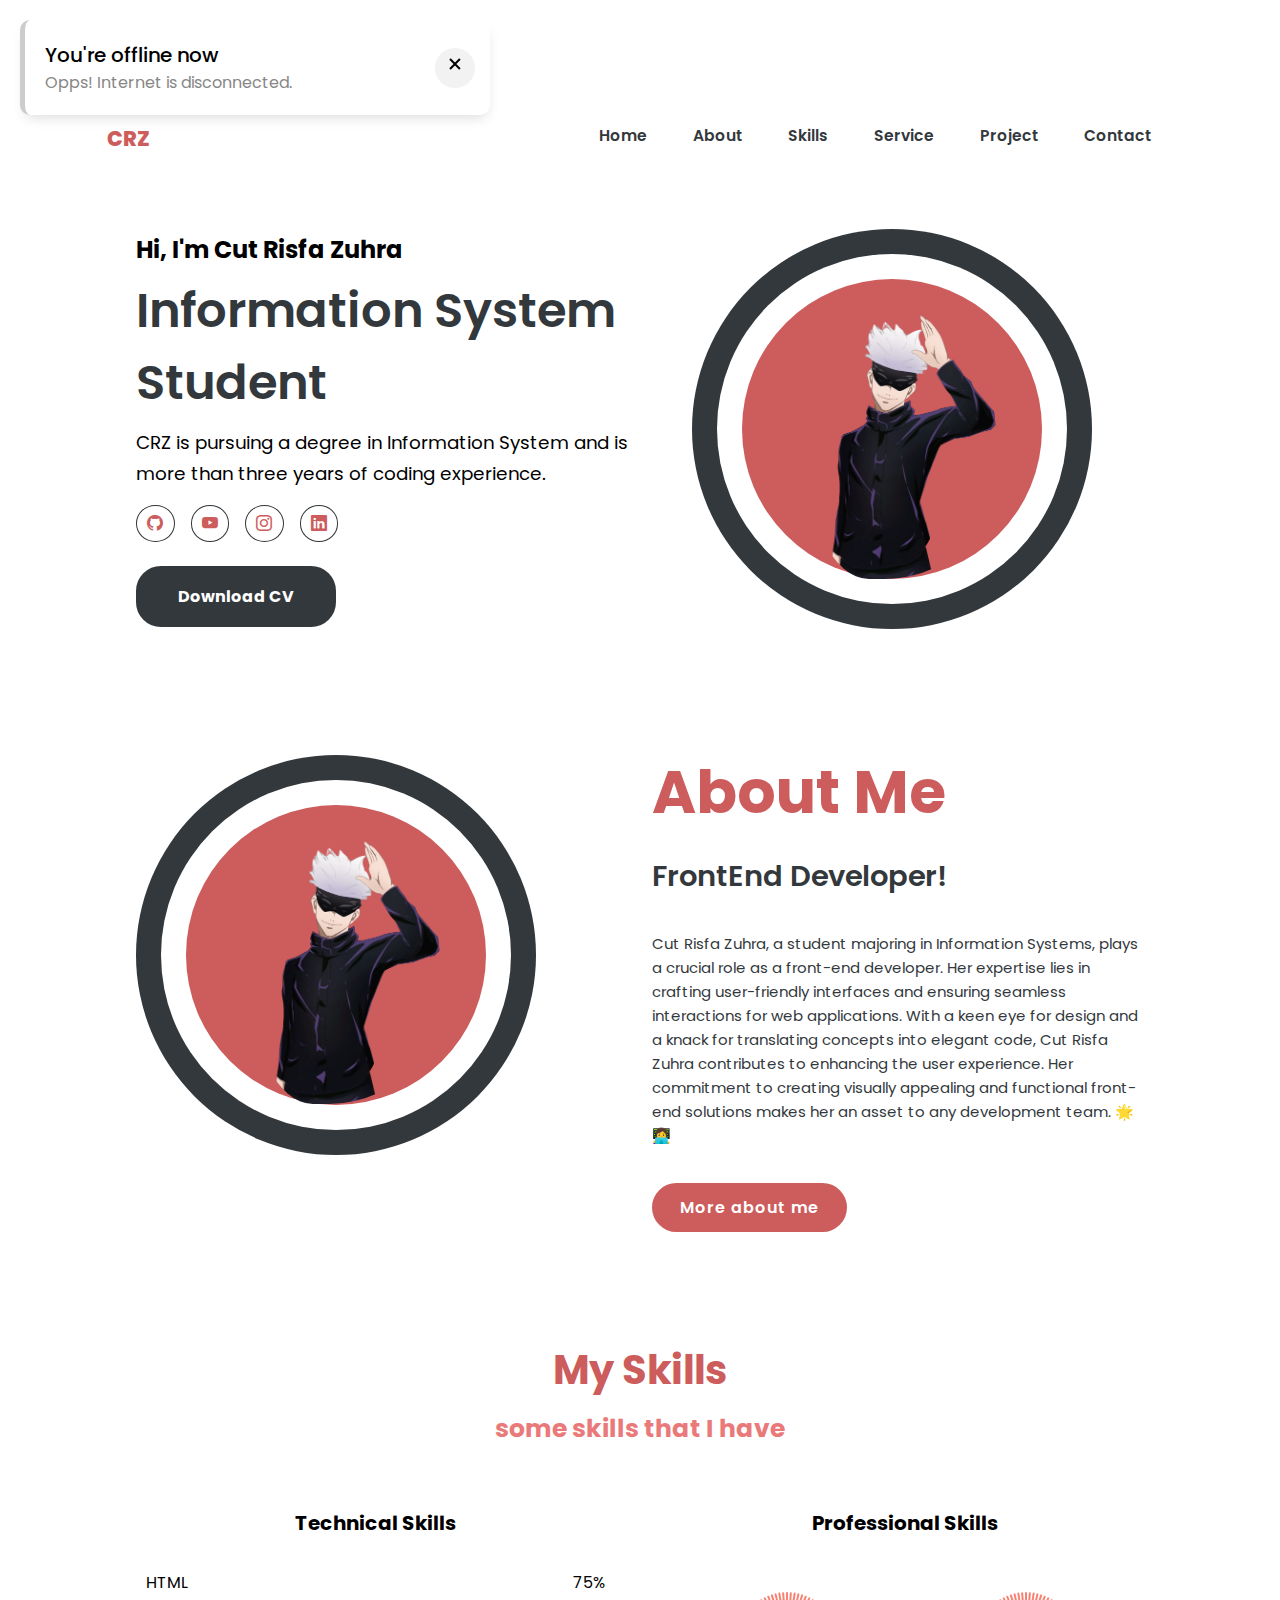
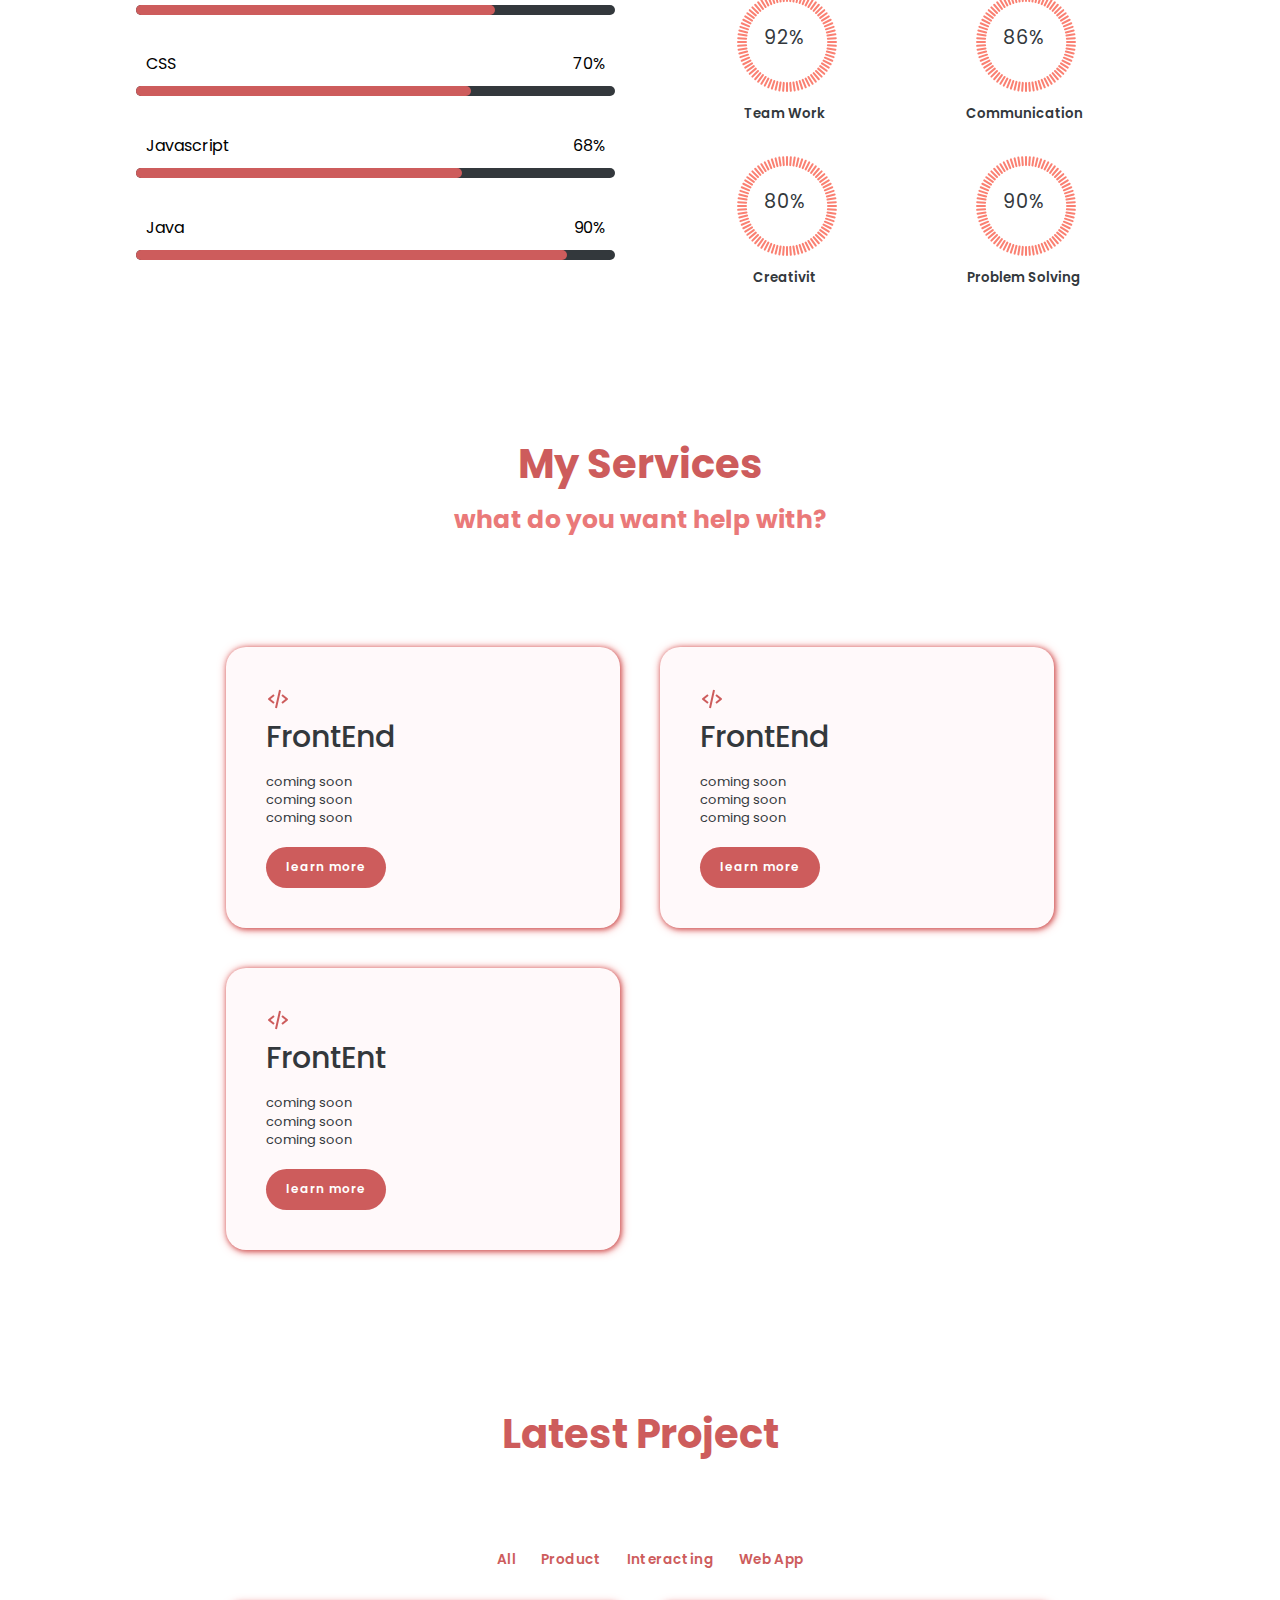
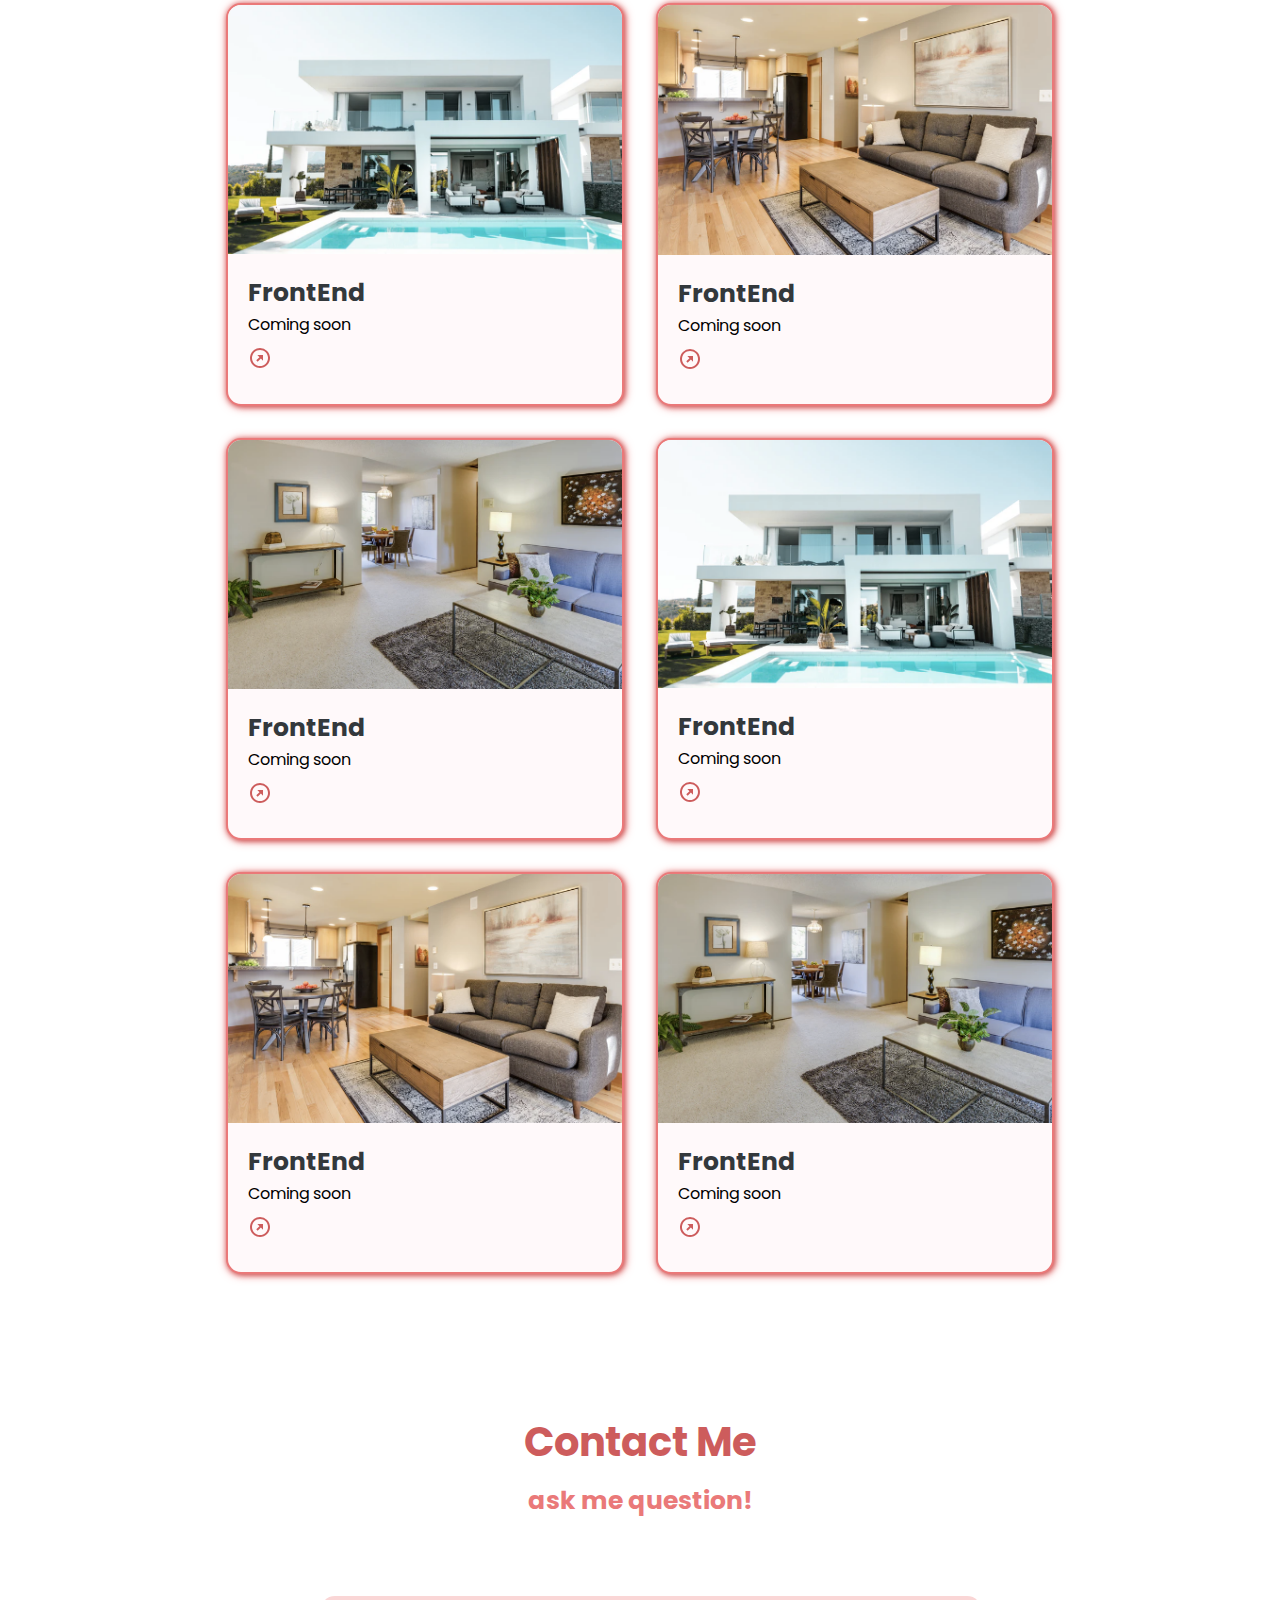
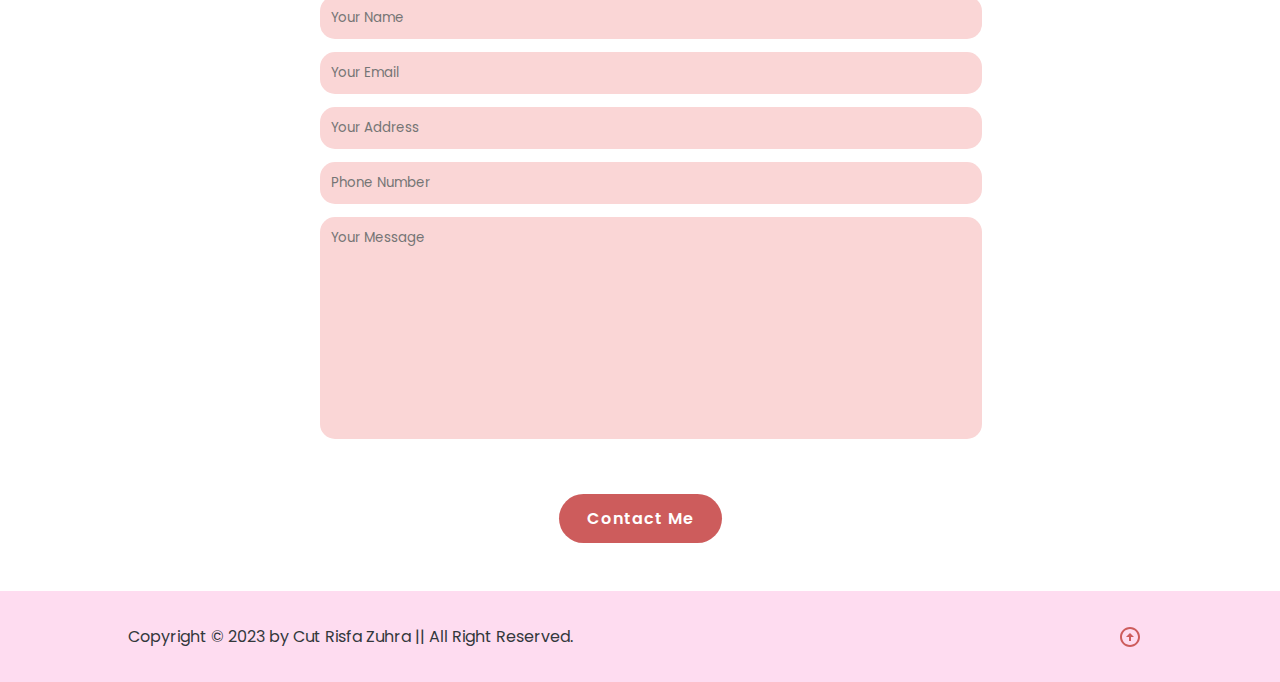
<file: index.html>
<!--Cut Risfa Zuhra - 235150401111044-->

<!DOCTYPE html>
<html lang="en">

<head>
    <meta charset="UTF-8">
    <meta http-equiv="X-UA-Compatible" content="IE=edge">
    <meta name="viewport" content="width=device-width, initial-scale=1.0">
    <link rel="stylesheet" href="https://cdn.jsdelivr.net/npm/bootstrap-icons@1.10.5/font/bootstrap-icons.css">
    <link rel="stylesheet" href="css/style.css">
    <title>Portfolio Cut Risfa Zuhra</title>
</head>
<body>
    <!----------------------PopUp API Network---------------------->
    <section class="network">
    <div class="wrapper">
        <div class="toast">
            <div class="konten">
                <div class="icon"><i class="wifi"><svg xmlns="http://www.w3.org/2000/svg" width="24" height="24" viewBox="0 0 24 24" style="fill: rgba(0, 0, 0, 1);transform: msFilter"><path d="M12 6c3.537 0 6.837 1.353 9.293 3.809l1.414-1.414C19.874 5.561 16.071 4 12 4c-4.071.001-7.874 1.561-10.707 4.395l1.414 1.414C5.163 7.353 8.463 6 12 6zm5.671 8.307c-3.074-3.074-8.268-3.074-11.342 0l1.414 1.414c2.307-2.307 6.207-2.307 8.514 0l1.414-1.414z"></path><path d="M20.437 11.293c-4.572-4.574-12.301-4.574-16.873 0l1.414 1.414c3.807-3.807 10.238-3.807 14.045 0l1.414-1.414z"></path><circle cx="12" cy="18" r="2"></circle></svg></i></div>
                <div class="details">
                    <span>You're online now</span>
                    <p>Yippi!! Internet is connected.</p>
                </div>
            </div>
            <div class="close-icon"><i class="close"><svg xmlns="http://www.w3.org/2000/svg" width="24" height="24" viewBox="0 0 24 24" style="fill: rgba(0, 0, 0, 1);transform: msFilter"><path d="m16.192 6.344-4.243 4.242-4.242-4.242-1.414 1.414L10.535 12l-4.242 4.242 1.414 1.414 4.242-4.242 4.243 4.242 1.414-1.414L13.364 12l4.242-4.242z"></path></svg></i></div>
        </div>
    </div>
    </section>
    
    <!----------------------NavBar---------------------->
    <header id="header">
        <div class="logo">
            <a href="#" id="logo">CRZ</a>
        </div>
        <input type="checkbox" id="click">
        <label for="click" class="mainicon">
            <div class="menu" id="menu">
                <i class="bi bi-list"></i>
            </div>
        </label>
        <nav>
            <a href="#home">Home</a>
            <a href="#about">About</a>
            <a href="#skill">Skills</a>
            <a href="#services">Service</a>
            <a href="#portofolio">Project</a>
            <a href="#contact">Contact</a>
        </nav>
    </header>

    <!----------------------Hero---------------------->
    <section class="hero">
        <div class="main">
            <div class="Information">
                <h3>Hi, I'm Cut Risfa Zuhra</h3>
                <h1>Information System Student</h1>
                <p> CRZ is pursuing a degree in Information System and is more than three years of coding experience.
                </p>
                <div class="social">
                    <a href="#"><i class="bi bi-github"></i></a>
                    <a href="#"><i class="bi bi-youtube"></i></a>
                    <a href="https://www.instagram.com/cutrisfz_?igsh=ZHUzdHJxN2Q1emQx"><i class="bi bi-instagram"></i></a>
                    <a href="https://www.linkedin.com/in/cut-risfa-zuhra-5b2788289?utm_source=share&utm_campaign=share_via&utm_content=profile&utm_medium=android_app"><i class="bi bi-linkedin"></i></a>
                </div>
                <button class="cv-btn">Download CV</button>
            </div>
            <div class="images">
                <div class="blue-bg-outer">
                   <div class="white-bg">
                        <div class="blue-bg">
                            <img src="img/gojo-satoru-greeting-795x1024-removebg-preview.png" alt="image">
                        </div>
                   </div>
                </div>
            </div>
        </div>
    </section>

    <!----------------------About---------------------->
    <section class="about" id="about">
        <div class="about-img">
            <div class="blue-bg-outer">
                <div class="white-bg">
                     <div class="blue-bg">
                         <img src="img/gojo-satoru-greeting-795x1024-removebg-preview.png" alt="image">
                     </div>
                </div>
             </div>
        </div>
        <div class="about-text">
            <h2>About Me</h2>
            <h4>FrontEnd Developer!</h4>
            <p>Cut Risfa Zuhra, a student majoring in Information Systems, plays a crucial role as a front-end developer. Her expertise lies in crafting user-friendly interfaces and ensuring seamless interactions for web applications. With a keen eye for design and a knack for translating concepts into elegant code, Cut Risfa Zuhra contributes to enhancing the user experience. Her commitment to creating visually appealing and functional front-end solutions makes her an asset to any development team. 🌟👩‍💻</p>
            <a href="#" class="btn-box">More about me</a>
        </div>
    </section>

    <!----------------------Skills---------------------->
    <section id="skill" class="skill">
        <h1 class="title">My Skills</h1>
        <h3 class="sub-title">some skills that I have</h3>
        <div class="skill-main">
            <div class="skill-left">
                <h3>Technical Skills</h3>
                <div class="skill-bar">
                    <div class="info">
                        <p>HTML</p>
                        <p>75%</p>
                    </div>
                    <div class="bar">
                        <span class="html"></span>
                    </div>
                </div>

                <div class="skill-bar">
                    <div class="info">
                        <p>CSS</p>
                        <p>70%</p>
                    </div>
                    <div class="bar">
                        <span class="css"></span>
                    </div>
                </div>

                <div class="skill-bar">
                    <div class="info">
                        <p>Javascript</p>
                        <p>68%</p>
                    </div>
                    <div class="bar">
                        <span class="javascript"></span>
                    </div>
                </div>

                <div class="skill-bar">
                    <div class="info">
                        <p>Java</p>
                        <p>90%</p>
                    </div>
                    <div class="bar">
                        <span class="java"></span>
                    </div>
                </div>
            </div>
            <div class="skill-right">
                <h3>Professional Skills</h3>
                <div class="professional">
                    <div class="box">
                        <div class="circle" data-dots="80" data-percent="92"></div>
                        <div class="text">
                            <big>92%</big>
                            <small>Team Work</small>
                        </div>
                    </div>

                    <div class="box">
                        <div class="circle" data-dots="80" data-percent="86"></div>
                        <div class="text">
                            <big>86%</big>
                            <small>Communication</small>
                        </div>
                    </div>

                    <div class="box">
                        <div class="circle" data-dots="80" data-percent="80"></div>
                        <div class="text">
                            <big>80%</big>
                            <small>Creativit</small>
                        </div>
                    </div>

                    <div class="box">
                        <div class="circle" data-dots="80" data-percent="90"></div>
                        <div class="text">
                            <big>90%</big>
                            <small>Problem Solving</small>
                        </div>
                    </div>

                </div>
            </div>
        </div>
    </section>

    <!----------------------Service---------------------->
    <section>
        <div class="services" id="services">
            <div class="container">
                <h1 class="title">My Services</h1>
                <h3 class="sub-title">what do you want help with?</h3>
                <div class="services-list">
                    <div>
                        <svg xmlns="http://www.w3.org/2000/svg" width="24" height="24" viewBox="0 0 24 24" style="fill: rgba(205, 92, 92, 1);transform: msFilter"><path d="m7.375 16.781 1.25-1.562L4.601 12l4.024-3.219-1.25-1.562-5 4a1 1 0 0 0 0 1.562l5 4zm9.25-9.562-1.25 1.562L19.399 12l-4.024 3.219 1.25 1.562 5-4a1 1 0 0 0 0-1.562l-5-4zm-1.649-4.003-4 18-1.953-.434 4-18z"></path></svg>
                        <h2>FrontEnd</h2>
                        <p>coming soon</p>
                        <p>coming soon</p>
                        <p>coming soon</p>
                        <a href="#" class="read">learn more</a>
                    </div>
                    <div>
                        <svg xmlns="http://www.w3.org/2000/svg" width="24" height="24" viewBox="0 0 24 24" style="fill: rgba(205, 92, 92, 1);transform: msFilter"><path d="m7.375 16.781 1.25-1.562L4.601 12l4.024-3.219-1.25-1.562-5 4a1 1 0 0 0 0 1.562l5 4zm9.25-9.562-1.25 1.562L19.399 12l-4.024 3.219 1.25 1.562 5-4a1 1 0 0 0 0-1.562l-5-4zm-1.649-4.003-4 18-1.953-.434 4-18z"></path></svg>
                        <h2>FrontEnd</h2>
                        <p>coming soon</p>
                        <p>coming soon</p>
                        <p>coming soon</p>
                        <a href="#" class="read">learn more</a>
                    </div>
                    <div>
                        <svg xmlns="http://www.w3.org/2000/svg" width="24" height="24" viewBox="0 0 24 24" style="fill: rgba(205, 92, 92, 1);transform: msFilter"><path d="m7.375 16.781 1.25-1.562L4.601 12l4.024-3.219-1.25-1.562-5 4a1 1 0 0 0 0 1.562l5 4zm9.25-9.562-1.25 1.562L19.399 12l-4.024 3.219 1.25 1.562 5-4a1 1 0 0 0 0-1.562l-5-4zm-1.649-4.003-4 18-1.953-.434 4-18z"></path></svg>
                        <h2>FrontEnt</h2>
                        <p>coming soon</p>
                        <p>coming soon</p>
                        <p>coming soon</p>
                        <a href="#" class="read">learn more</a>
                    </div>
                </div>
            </div>
        </div>
    </section>

    <!----------------------Project---------------------->
    <section id="portofolio" class="portofolio">
        <div class="main-text">
            <h1 class="title">Latest Project</h1>
        </div>
        <div class="container">
            <div class="fillter-button">
                <button class="btn" data-filter="all">All</button>
                <button class="btn" data-filter=".product">Product</button>
                <button class="btn" data-filter=".inter">Interacting</button>
                <button class="btn" data-filter=".web">Web App</button>
            </div>
            <div class="portofolio-list">
                <div class="porto-box mix product">
                    <div class="porto-image">
                        <img src="img/house-4.png">
                    </div>
                    <div class="porto-content">
                        <h3>FrontEnd</h3>
                        <p>Coming soon</p>
                        <a href="#"><svg xmlns="http://www.w3.org/2000/svg" width="24" height="24" viewBox="0 0 24 24" style="fill: rgba(205, 92, 92, 1);transform: msFilter"><path d="M12.006 2.007a9.927 9.927 0 0 0-7.071 2.922c-3.898 3.899-3.898 10.243 0 14.142 1.885 1.885 4.396 2.923 7.071 2.923s5.187-1.038 7.071-2.923c3.898-3.898 3.898-10.242 0-14.142a9.928 9.928 0 0 0-7.071-2.922zm5.657 15.649c-1.507 1.507-3.517 2.337-5.657 2.337s-4.15-.83-5.657-2.337c-3.118-3.119-3.118-8.194 0-11.313 1.507-1.507 3.516-2.336 5.657-2.336s4.15.829 5.657 2.336c3.118 3.119 3.118 8.194 0 11.313z"></path><path d="m11.467 11.125-3.214 3.214 1.414 1.414 3.214-3.214 2.125 2.124V9H9.343z"></path></svg></a>
                    </div>
                </div>

                <div class="porto-box mix inter">
                    <div class="porto-image">
                        <img src="img/house-2.png">
                    </div>
                    <div class="porto-content">
                        <h3>FrontEnd</h3>
                        <p>Coming soon</p>
                        <a href="#"><svg xmlns="http://www.w3.org/2000/svg" width="24" height="24" viewBox="0 0 24 24" style="fill: rgba(205, 92, 92, 1);transform: msFilter"><path d="M12.006 2.007a9.927 9.927 0 0 0-7.071 2.922c-3.898 3.899-3.898 10.243 0 14.142 1.885 1.885 4.396 2.923 7.071 2.923s5.187-1.038 7.071-2.923c3.898-3.898 3.898-10.242 0-14.142a9.928 9.928 0 0 0-7.071-2.922zm5.657 15.649c-1.507 1.507-3.517 2.337-5.657 2.337s-4.15-.83-5.657-2.337c-3.118-3.119-3.118-8.194 0-11.313 1.507-1.507 3.516-2.336 5.657-2.336s4.15.829 5.657 2.336c3.118 3.119 3.118 8.194 0 11.313z"></path><path d="m11.467 11.125-3.214 3.214 1.414 1.414 3.214-3.214 2.125 2.124V9H9.343z"></path></svg></a>
                    </div>
                </div>

                <div class="porto-box mix web">
                    <div class="porto-image">
                        <img src="img/house-3.png">
                    </div>
                    <div class="porto-content">
                        <h3>FrontEnd</h3>
                        <p>Coming soon</p>
                        <a href="#"><svg xmlns="http://www.w3.org/2000/svg" width="24" height="24" viewBox="0 0 24 24" style="fill: rgba(205, 92, 92, 1);transform: msFilter"><path d="M12.006 2.007a9.927 9.927 0 0 0-7.071 2.922c-3.898 3.899-3.898 10.243 0 14.142 1.885 1.885 4.396 2.923 7.071 2.923s5.187-1.038 7.071-2.923c3.898-3.898 3.898-10.242 0-14.142a9.928 9.928 0 0 0-7.071-2.922zm5.657 15.649c-1.507 1.507-3.517 2.337-5.657 2.337s-4.15-.83-5.657-2.337c-3.118-3.119-3.118-8.194 0-11.313 1.507-1.507 3.516-2.336 5.657-2.336s4.15.829 5.657 2.336c3.118 3.119 3.118 8.194 0 11.313z"></path><path d="m11.467 11.125-3.214 3.214 1.414 1.414 3.214-3.214 2.125 2.124V9H9.343z"></path></svg></a>
                    </div>
                </div>
                <div class="porto-box mix product">
                    <div class="porto-image">
                        <img src="img/house-4.png">
                    </div>
                    <div class="porto-content">
                        <h3>FrontEnd</h3>
                        <p>Coming soon</p>
                        <a href="#"><svg xmlns="http://www.w3.org/2000/svg" width="24" height="24" viewBox="0 0 24 24" style="fill: rgba(205, 92, 92, 1);transform: msFilter"><path d="M12.006 2.007a9.927 9.927 0 0 0-7.071 2.922c-3.898 3.899-3.898 10.243 0 14.142 1.885 1.885 4.396 2.923 7.071 2.923s5.187-1.038 7.071-2.923c3.898-3.898 3.898-10.242 0-14.142a9.928 9.928 0 0 0-7.071-2.922zm5.657 15.649c-1.507 1.507-3.517 2.337-5.657 2.337s-4.15-.83-5.657-2.337c-3.118-3.119-3.118-8.194 0-11.313 1.507-1.507 3.516-2.336 5.657-2.336s4.15.829 5.657 2.336c3.118 3.119 3.118 8.194 0 11.313z"></path><path d="m11.467 11.125-3.214 3.214 1.414 1.414 3.214-3.214 2.125 2.124V9H9.343z"></path></svg></a>
                    </div>
                </div>

                <div class="porto-box mix inter">
                    <div class="porto-image">
                        <img src="img/house-2.png">
                    </div>
                    <div class="porto-content">
                        <h3>FrontEnd</h3>
                        <p>Coming soon</p>
                        <a href="#"><svg xmlns="http://www.w3.org/2000/svg" width="24" height="24" viewBox="0 0 24 24" style="fill: rgba(205, 92, 92, 1);transform: msFilter"><path d="M12.006 2.007a9.927 9.927 0 0 0-7.071 2.922c-3.898 3.899-3.898 10.243 0 14.142 1.885 1.885 4.396 2.923 7.071 2.923s5.187-1.038 7.071-2.923c3.898-3.898 3.898-10.242 0-14.142a9.928 9.928 0 0 0-7.071-2.922zm5.657 15.649c-1.507 1.507-3.517 2.337-5.657 2.337s-4.15-.83-5.657-2.337c-3.118-3.119-3.118-8.194 0-11.313 1.507-1.507 3.516-2.336 5.657-2.336s4.15.829 5.657 2.336c3.118 3.119 3.118 8.194 0 11.313z"></path><path d="m11.467 11.125-3.214 3.214 1.414 1.414 3.214-3.214 2.125 2.124V9H9.343z"></path></svg></a>
                    </div>
                </div>

                <div class="porto-box mix web">
                    <div class="porto-image">
                        <img src="img/house-3.png">
                    </div>
                    <div class="porto-content">
                        <h3>FrontEnd</h3>
                        <p>Coming soon</p>
                        <a href="#"><svg xmlns="http://www.w3.org/2000/svg" width="24" height="24" viewBox="0 0 24 24" style="fill: rgba(205, 92, 92, 1);transform: msFilter"><path d="M12.006 2.007a9.927 9.927 0 0 0-7.071 2.922c-3.898 3.899-3.898 10.243 0 14.142 1.885 1.885 4.396 2.923 7.071 2.923s5.187-1.038 7.071-2.923c3.898-3.898 3.898-10.242 0-14.142a9.928 9.928 0 0 0-7.071-2.922zm5.657 15.649c-1.507 1.507-3.517 2.337-5.657 2.337s-4.15-.83-5.657-2.337c-3.118-3.119-3.118-8.194 0-11.313 1.507-1.507 3.516-2.336 5.657-2.336s4.15.829 5.657 2.336c3.118 3.119 3.118 8.194 0 11.313z"></path><path d="m11.467 11.125-3.214 3.214 1.414 1.414 3.214-3.214 2.125 2.124V9H9.343z"></path></svg></a>
                    </div>
                </div>
            </div>
        </div>
    </section>

    <!----------------------Contact Me---------------------->
    <section id="contact" class="contant">
        <div class="main-text">
            <h1 class="title">Contact Me</h1>
            <h3 class="sub-title">ask me question!</h3>
        </div>

        <form action="#">
            <input type="text" placeholder="Your Name">
            <input type="text" placeholder="Your Email">
            <input type="text" placeholder="Your Address">
            <input type="Number" placeholder="Phone Number">
            <textarea name="" id="" cols="30" rows="10" placeholder="Your Message"></textarea>
            <div class="btn-box formButton">
                <a href="#" class="btn">Contact Me</a>
            </div>
        </form>
    </section>
    
    <!----------------------Footer---------------------->
    <footer>
        <p>Copyright &copy; 2023 by Cut Risfa Zuhra || All Right Reserved.</p>
        <a href="#home"><svg xmlns="http://www.w3.org/2000/svg" width="24" height="24" viewBox="0 0 24 24" style="fill: rgba(205, 92, 92, 1);transform: msFilter"><path d="M12.001 1.993C6.486 1.994 2 6.48 2 11.994c.001 5.514 4.487 10 10 10 5.515 0 10.001-4.486 10.001-10s-4.486-10-10-10.001zM12 19.994c-4.41 0-7.999-3.589-8-8 0-4.411 3.589-8 8.001-8.001 4.411.001 8 3.59 8 8.001s-3.589 8-8.001 8z"></path><path d="m12.001 8.001-4.005 4.005h3.005V16h2v-3.994h3.004z"></path></svg></a>
    </footer>


    <script src="js/script.js"></script>
    <script src="js/script2.js"></script>
</body>
</html>
</file>
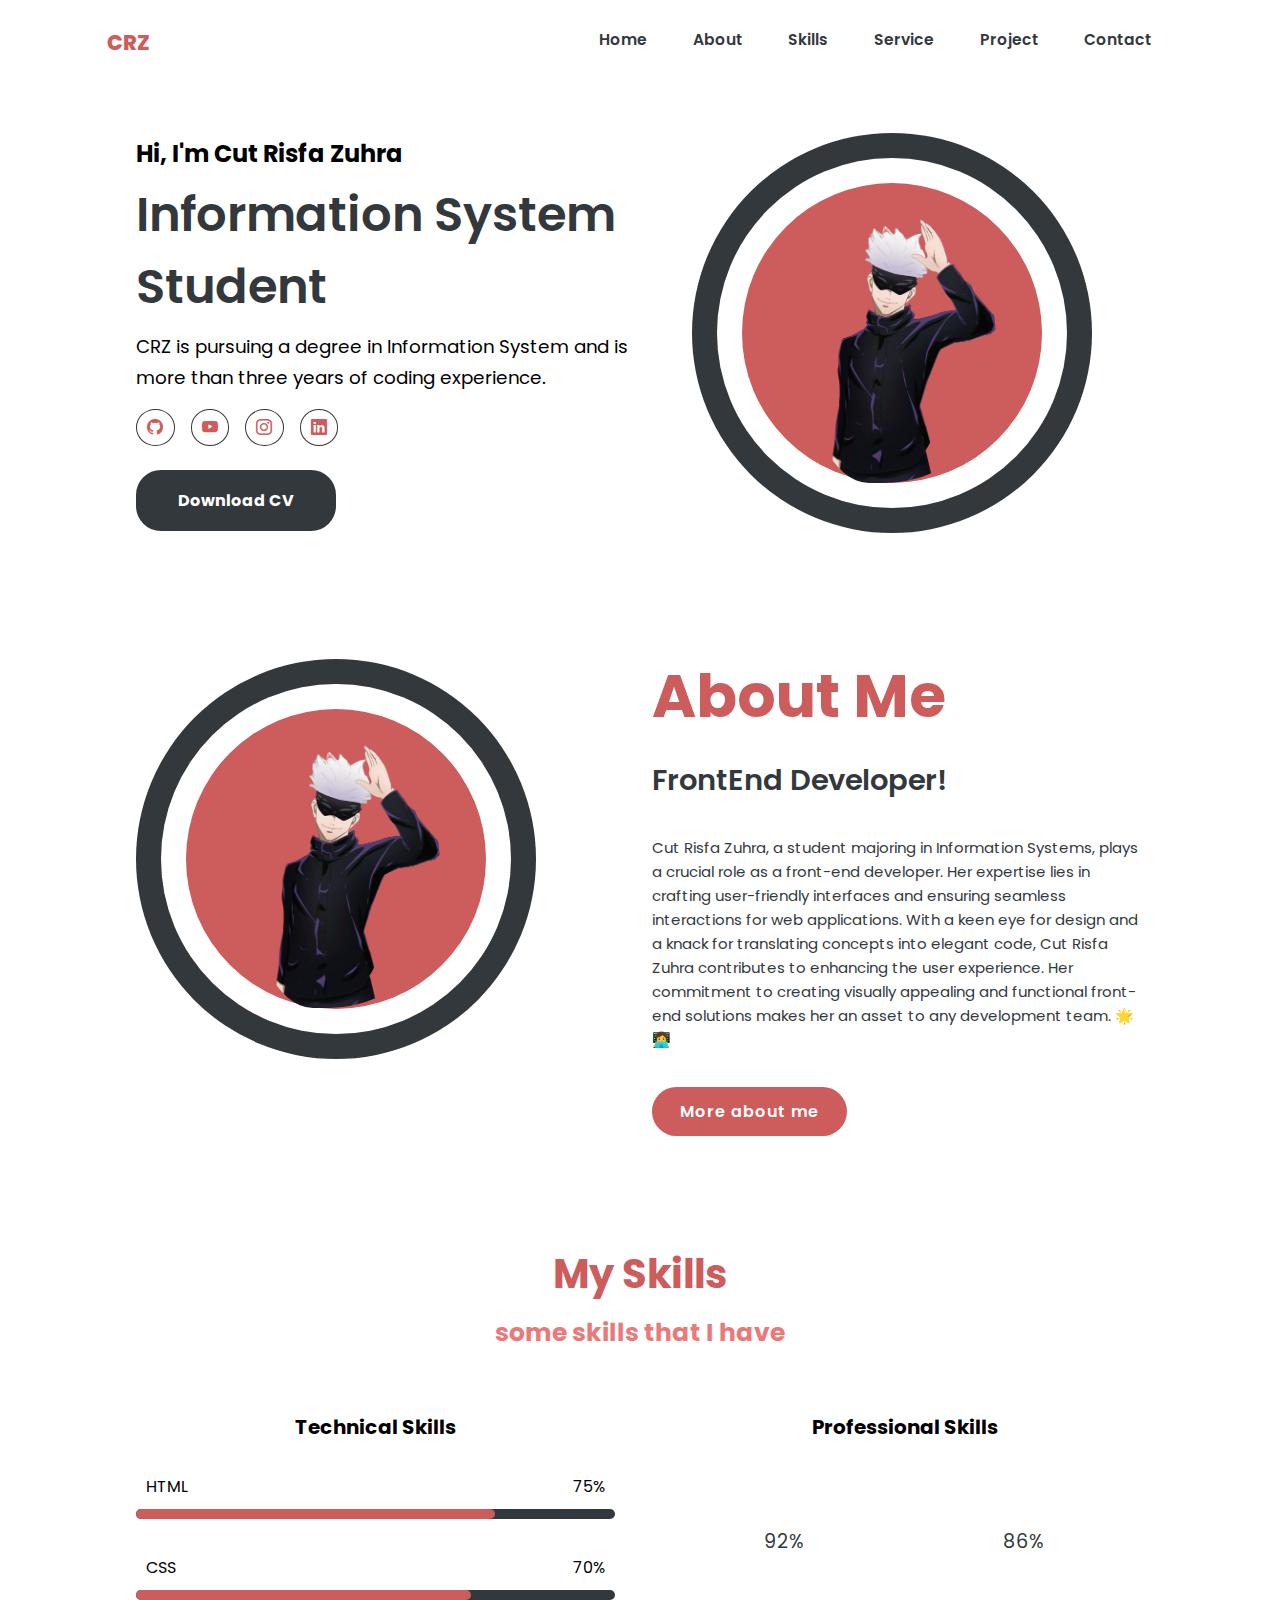
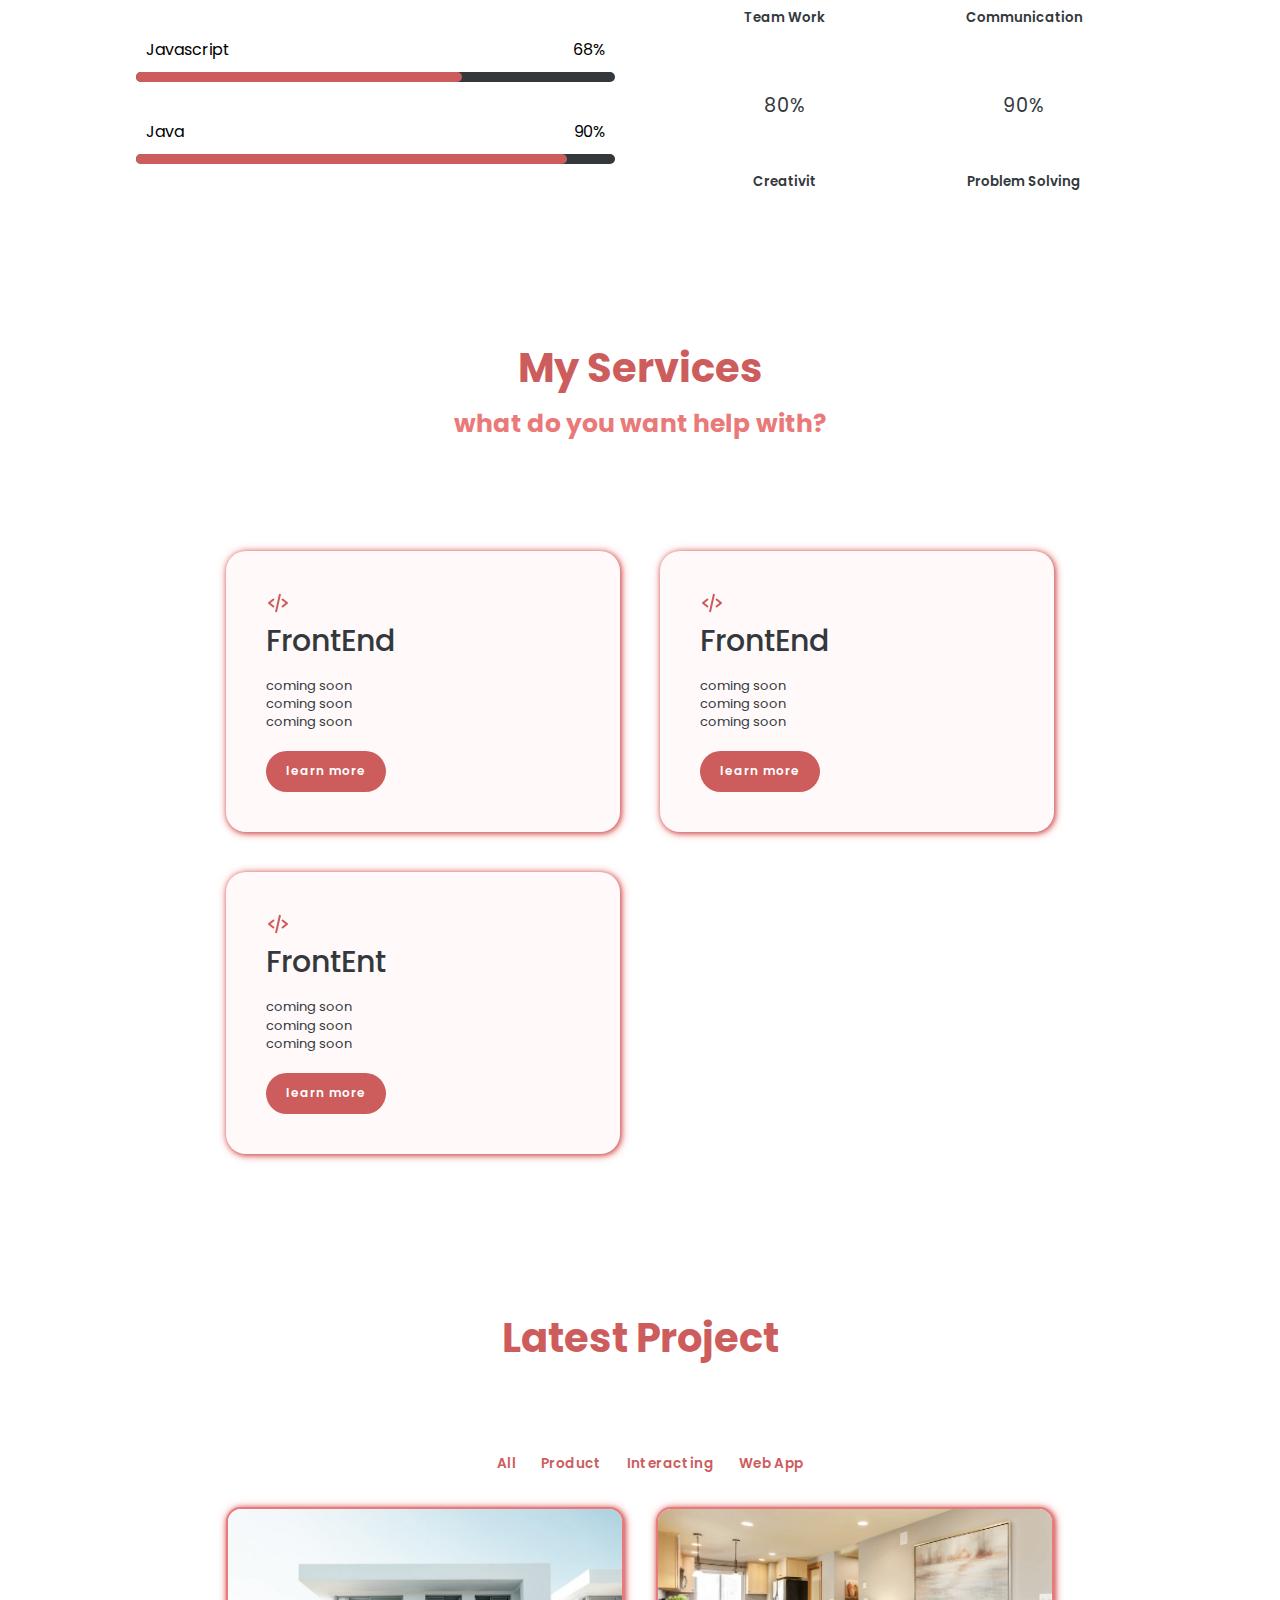
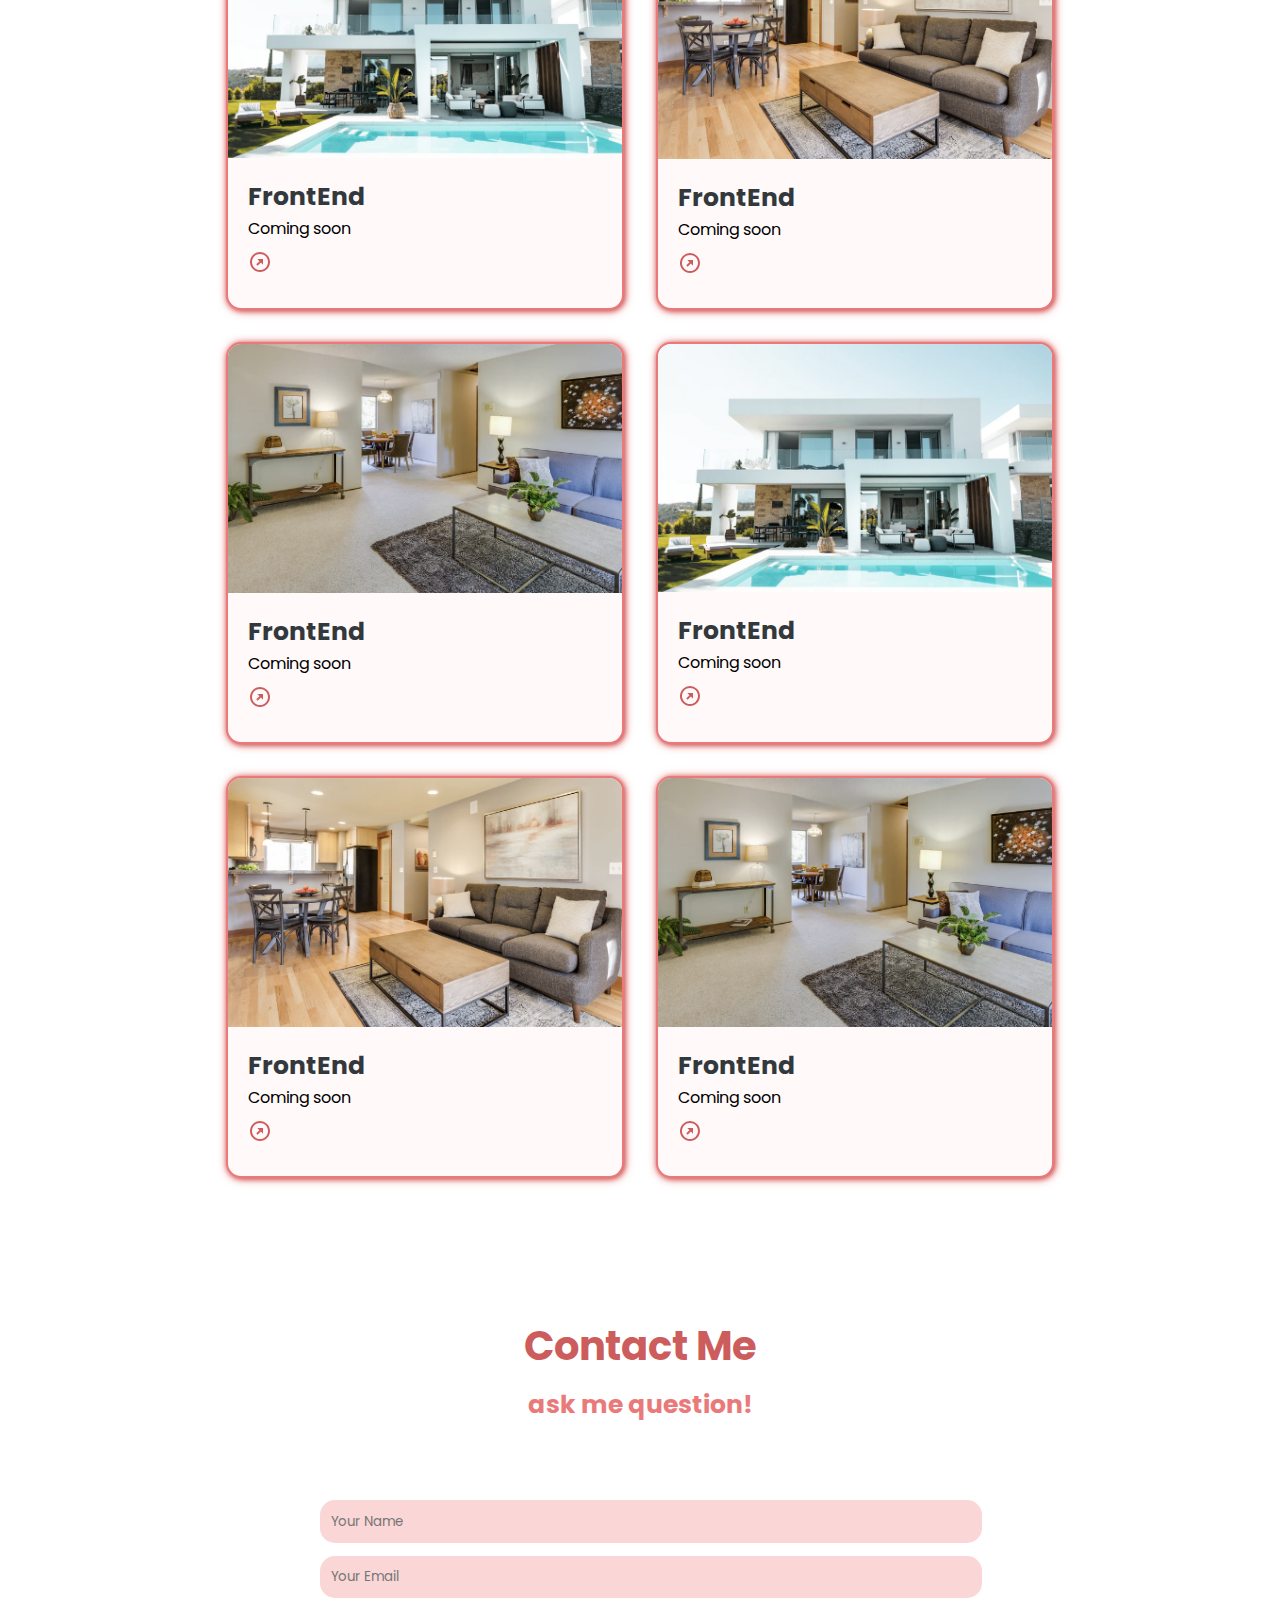
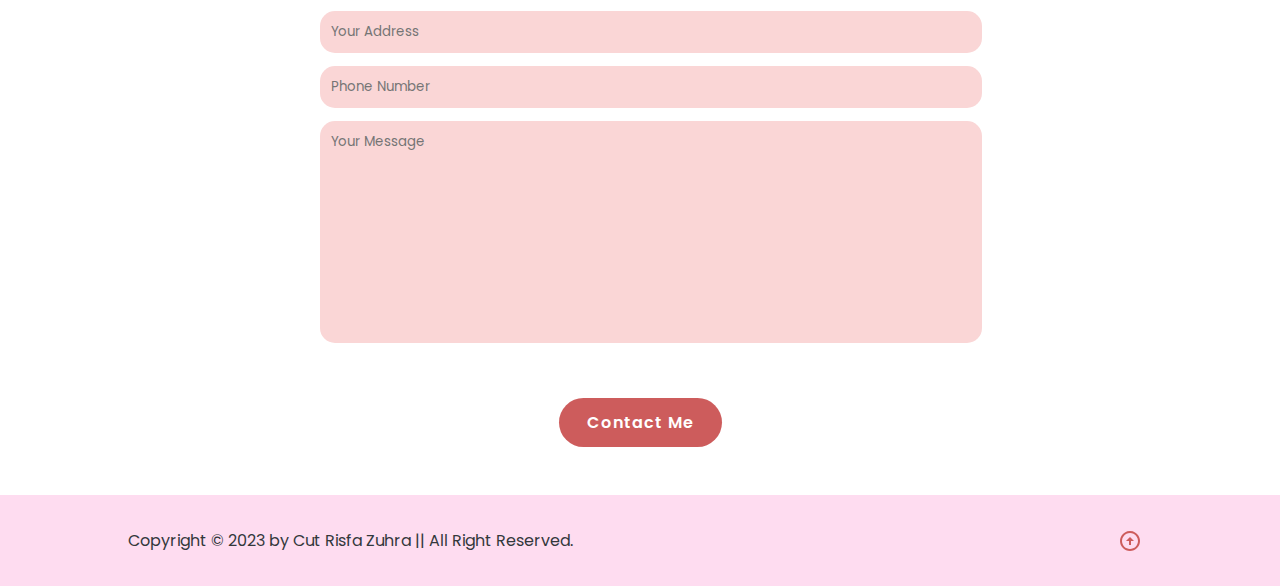
<file: homepage.html>
<!DOCTYPE html>
<html lang="en">

<head>
    <meta charset="UTF-8">
    <meta http-equiv="X-UA-Compatible" content="IE=edge">
    <meta name="viewport" content="width=device-width, initial-scale=1.0">
    <link rel="stylesheet" href="https://cdn.jsdelivr.net/npm/bootstrap-icons@1.10.5/font/bootstrap-icons.css">
    <link rel="stylesheet" href="css/style.css">
    <title>Portfolio</title>
</head>
<body>
    <!----------------------NavBar---------------------->
    <header id="header">
        <div class="logo">
            <a href="#" id="logo">CRZ</a>
        </div>
        <input type="checkbox" id="click">
        <label for="click" class="mainicon">
            <div class="menu" id="menu">
                <i class="bi bi-list"></i>
            </div>
        </label>
        <nav>
            <a href="#home">Home</a>
            <a href="#about">About</a>
            <a href="#skill">Skills</a>
            <a href="#services">Service</a>
            <a href="#portofolio">Project</a>
            <a href="#contact">Contact</a>
        </nav>
    </header>

    <!----------------------Hero---------------------->
    <section>
        <div class="main">
            <div class="Information">
                <h3>Hi, I'm Cut Risfa Zuhra</h3>
                <h1>Information System Student</h1>
                <p> CRZ is pursuing a degree in Information System and is more than three years of coding experience.
                </p>
                <div class="social">
                    <a href="#"><i class="bi bi-github"></i></a>
                    <a href="#"><i class="bi bi-youtube"></i></a>
                    <a href="https://www.instagram.com/cutrisfz_?igsh=ZHUzdHJxN2Q1emQx"><i class="bi bi-instagram"></i></a>
                    <a href="https://www.linkedin.com/in/cut-risfa-zuhra-5b2788289?utm_source=share&utm_campaign=share_via&utm_content=profile&utm_medium=android_app"><i class="bi bi-linkedin"></i></a>
                </div>
                <button class="cv-btn">Download CV</button>
            </div>
            <div class="images">
                <div class="blue-bg-outer">
                   <div class="white-bg">
                        <div class="blue-bg">
                            <img src="img/gojo-satoru-greeting-795x1024-removebg-preview.png" alt="image">
                        </div>
                   </div>
                </div>
            </div>
        </div>
    </section>

    <!----------------------About---------------------->
    <section class="about" id="about">
        <div class="about-img">
            <div class="blue-bg-outer">
                <div class="white-bg">
                     <div class="blue-bg">
                         <img src="img/gojo-satoru-greeting-795x1024-removebg-preview.png" alt="image">
                     </div>
                </div>
             </div>
        </div>
        <div class="about-text">
            <h2>About Me</h2>
            <h4>FrontEnd Developer!</h4>
            <p>Cut Risfa Zuhra, a student majoring in Information Systems, plays a crucial role as a front-end developer. Her expertise lies in crafting user-friendly interfaces and ensuring seamless interactions for web applications. With a keen eye for design and a knack for translating concepts into elegant code, Cut Risfa Zuhra contributes to enhancing the user experience. Her commitment to creating visually appealing and functional front-end solutions makes her an asset to any development team. 🌟👩‍💻</p>
            <a href="#" class="btn-box">More about me</a>
        </div>
    </section>

    <!----------------------Skills---------------------->
    <section id="skill" class="skill">
        <h1 class="title">My Skills</h1>
        <h3 class="sub-title">some skills that I have</h3>
        <div class="skill-main">
            <div class="skill-left">
                <h3>Technical Skills</h3>
                <div class="skill-bar">
                    <div class="info">
                        <p>HTML</p>
                        <p>75%</p>
                    </div>
                    <div class="bar">
                        <span class="html"></span>
                    </div>
                </div>

                <div class="skill-bar">
                    <div class="info">
                        <p>CSS</p>
                        <p>70%</p>
                    </div>
                    <div class="bar">
                        <span class="css"></span>
                    </div>
                </div>

                <div class="skill-bar">
                    <div class="info">
                        <p>Javascript</p>
                        <p>68%</p>
                    </div>
                    <div class="bar">
                        <span class="javascript"></span>
                    </div>
                </div>

                <div class="skill-bar">
                    <div class="info">
                        <p>Java</p>
                        <p>90%</p>
                    </div>
                    <div class="bar">
                        <span class="java"></span>
                    </div>
                </div>
            </div>
            <div class="skill-right">
                <h3>Professional Skills</h3>
                <div class="professional">
                    <div class="box">
                        <div class="circle" data-dots="80" data-percent="92"></div>
                        <div class="text">
                            <big>92%</big>
                            <small>Team Work</small>
                        </div>
                    </div>

                    <div class="box">
                        <div class="circle" data-dots="80" data-percent="86"></div>
                        <div class="text">
                            <big>86%</big>
                            <small>Communication</small>
                        </div>
                    </div>

                    <div class="box">
                        <div class="circle" data-dots="80" data-percent="80"></div>
                        <div class="text">
                            <big>80%</big>
                            <small>Creativit</small>
                        </div>
                    </div>

                    <div class="box">
                        <div class="circle" data-dots="80" data-percent="90"></div>
                        <div class="text">
                            <big>90%</big>
                            <small>Problem Solving</small>
                        </div>
                    </div>

                </div>
            </div>
        </div>
    </section>

    <!----------------------Service---------------------->
    <section>
        <div class="services" id="services">
            <div class="container">
                <h1 class="title">My Services</h1>
                <h3 class="sub-title">what do you want help with?</h3>
                <div class="services-list">
                    <div>
                        <svg xmlns="http://www.w3.org/2000/svg" width="24" height="24" viewBox="0 0 24 24" style="fill: rgba(205, 92, 92, 1);transform: msFilter"><path d="m7.375 16.781 1.25-1.562L4.601 12l4.024-3.219-1.25-1.562-5 4a1 1 0 0 0 0 1.562l5 4zm9.25-9.562-1.25 1.562L19.399 12l-4.024 3.219 1.25 1.562 5-4a1 1 0 0 0 0-1.562l-5-4zm-1.649-4.003-4 18-1.953-.434 4-18z"></path></svg>
                        <h2>FrontEnd</h2>
                        <p>coming soon</p>
                        <p>coming soon</p>
                        <p>coming soon</p>
                        <a href="#" class="read">learn more</a>
                    </div>
                    <div>
                        <svg xmlns="http://www.w3.org/2000/svg" width="24" height="24" viewBox="0 0 24 24" style="fill: rgba(205, 92, 92, 1);transform: msFilter"><path d="m7.375 16.781 1.25-1.562L4.601 12l4.024-3.219-1.25-1.562-5 4a1 1 0 0 0 0 1.562l5 4zm9.25-9.562-1.25 1.562L19.399 12l-4.024 3.219 1.25 1.562 5-4a1 1 0 0 0 0-1.562l-5-4zm-1.649-4.003-4 18-1.953-.434 4-18z"></path></svg>
                        <h2>FrontEnd</h2>
                        <p>coming soon</p>
                        <p>coming soon</p>
                        <p>coming soon</p>
                        <a href="#" class="read">learn more</a>
                    </div>
                    <div>
                        <svg xmlns="http://www.w3.org/2000/svg" width="24" height="24" viewBox="0 0 24 24" style="fill: rgba(205, 92, 92, 1);transform: msFilter"><path d="m7.375 16.781 1.25-1.562L4.601 12l4.024-3.219-1.25-1.562-5 4a1 1 0 0 0 0 1.562l5 4zm9.25-9.562-1.25 1.562L19.399 12l-4.024 3.219 1.25 1.562 5-4a1 1 0 0 0 0-1.562l-5-4zm-1.649-4.003-4 18-1.953-.434 4-18z"></path></svg>
                        <h2>FrontEnt</h2>
                        <p>coming soon</p>
                        <p>coming soon</p>
                        <p>coming soon</p>
                        <a href="#" class="read">learn more</a>
                    </div>
                </div>
            </div>
        </div>
    </section>

    <!----------------------Project---------------------->
    <section id="portofolio" class="portofolio">
        <div class="main-text">
            <h1 class="title">Latest Project</h1>
        </div>
        <div class="container">
            <div class="fillter-button">
                <button class="btn" data-filter="all">All</button>
                <button class="btn" data-filter=".product">Product</button>
                <button class="btn" data-filter=".inter">Interacting</button>
                <button class="btn" data-filter=".web">Web App</button>
            </div>
            <div class="portofolio-list">
                <div class="porto-box mix product">
                    <div class="porto-image">
                        <img src="img/house-4.png">
                    </div>
                    <div class="porto-content">
                        <h3>FrontEnd</h3>
                        <p>Coming soon</p>
                        <a href="#"><svg xmlns="http://www.w3.org/2000/svg" width="24" height="24" viewBox="0 0 24 24" style="fill: rgba(205, 92, 92, 1);transform: msFilter"><path d="M12.006 2.007a9.927 9.927 0 0 0-7.071 2.922c-3.898 3.899-3.898 10.243 0 14.142 1.885 1.885 4.396 2.923 7.071 2.923s5.187-1.038 7.071-2.923c3.898-3.898 3.898-10.242 0-14.142a9.928 9.928 0 0 0-7.071-2.922zm5.657 15.649c-1.507 1.507-3.517 2.337-5.657 2.337s-4.15-.83-5.657-2.337c-3.118-3.119-3.118-8.194 0-11.313 1.507-1.507 3.516-2.336 5.657-2.336s4.15.829 5.657 2.336c3.118 3.119 3.118 8.194 0 11.313z"></path><path d="m11.467 11.125-3.214 3.214 1.414 1.414 3.214-3.214 2.125 2.124V9H9.343z"></path></svg></a>
                    </div>
                </div>

                <div class="porto-box mix inter">
                    <div class="porto-image">
                        <img src="img/house-2.png">
                    </div>
                    <div class="porto-content">
                        <h3>FrontEnd</h3>
                        <p>Coming soon</p>
                        <a href="#"><svg xmlns="http://www.w3.org/2000/svg" width="24" height="24" viewBox="0 0 24 24" style="fill: rgba(205, 92, 92, 1);transform: msFilter"><path d="M12.006 2.007a9.927 9.927 0 0 0-7.071 2.922c-3.898 3.899-3.898 10.243 0 14.142 1.885 1.885 4.396 2.923 7.071 2.923s5.187-1.038 7.071-2.923c3.898-3.898 3.898-10.242 0-14.142a9.928 9.928 0 0 0-7.071-2.922zm5.657 15.649c-1.507 1.507-3.517 2.337-5.657 2.337s-4.15-.83-5.657-2.337c-3.118-3.119-3.118-8.194 0-11.313 1.507-1.507 3.516-2.336 5.657-2.336s4.15.829 5.657 2.336c3.118 3.119 3.118 8.194 0 11.313z"></path><path d="m11.467 11.125-3.214 3.214 1.414 1.414 3.214-3.214 2.125 2.124V9H9.343z"></path></svg></a>
                    </div>
                </div>

                <div class="porto-box mix web">
                    <div class="porto-image">
                        <img src="img/house-3.png">
                    </div>
                    <div class="porto-content">
                        <h3>FrontEnd</h3>
                        <p>Coming soon</p>
                        <a href="#"><svg xmlns="http://www.w3.org/2000/svg" width="24" height="24" viewBox="0 0 24 24" style="fill: rgba(205, 92, 92, 1);transform: msFilter"><path d="M12.006 2.007a9.927 9.927 0 0 0-7.071 2.922c-3.898 3.899-3.898 10.243 0 14.142 1.885 1.885 4.396 2.923 7.071 2.923s5.187-1.038 7.071-2.923c3.898-3.898 3.898-10.242 0-14.142a9.928 9.928 0 0 0-7.071-2.922zm5.657 15.649c-1.507 1.507-3.517 2.337-5.657 2.337s-4.15-.83-5.657-2.337c-3.118-3.119-3.118-8.194 0-11.313 1.507-1.507 3.516-2.336 5.657-2.336s4.15.829 5.657 2.336c3.118 3.119 3.118 8.194 0 11.313z"></path><path d="m11.467 11.125-3.214 3.214 1.414 1.414 3.214-3.214 2.125 2.124V9H9.343z"></path></svg></a>
                    </div>
                </div>
                <div class="porto-box mix product">
                    <div class="porto-image">
                        <img src="img/house-4.png">
                    </div>
                    <div class="porto-content">
                        <h3>FrontEnd</h3>
                        <p>Coming soon</p>
                        <a href="#"><svg xmlns="http://www.w3.org/2000/svg" width="24" height="24" viewBox="0 0 24 24" style="fill: rgba(205, 92, 92, 1);transform: msFilter"><path d="M12.006 2.007a9.927 9.927 0 0 0-7.071 2.922c-3.898 3.899-3.898 10.243 0 14.142 1.885 1.885 4.396 2.923 7.071 2.923s5.187-1.038 7.071-2.923c3.898-3.898 3.898-10.242 0-14.142a9.928 9.928 0 0 0-7.071-2.922zm5.657 15.649c-1.507 1.507-3.517 2.337-5.657 2.337s-4.15-.83-5.657-2.337c-3.118-3.119-3.118-8.194 0-11.313 1.507-1.507 3.516-2.336 5.657-2.336s4.15.829 5.657 2.336c3.118 3.119 3.118 8.194 0 11.313z"></path><path d="m11.467 11.125-3.214 3.214 1.414 1.414 3.214-3.214 2.125 2.124V9H9.343z"></path></svg></a>
                    </div>
                </div>

                <div class="porto-box mix inter">
                    <div class="porto-image">
                        <img src="img/house-2.png">
                    </div>
                    <div class="porto-content">
                        <h3>FrontEnd</h3>
                        <p>Coming soon</p>
                        <a href="#"><svg xmlns="http://www.w3.org/2000/svg" width="24" height="24" viewBox="0 0 24 24" style="fill: rgba(205, 92, 92, 1);transform: msFilter"><path d="M12.006 2.007a9.927 9.927 0 0 0-7.071 2.922c-3.898 3.899-3.898 10.243 0 14.142 1.885 1.885 4.396 2.923 7.071 2.923s5.187-1.038 7.071-2.923c3.898-3.898 3.898-10.242 0-14.142a9.928 9.928 0 0 0-7.071-2.922zm5.657 15.649c-1.507 1.507-3.517 2.337-5.657 2.337s-4.15-.83-5.657-2.337c-3.118-3.119-3.118-8.194 0-11.313 1.507-1.507 3.516-2.336 5.657-2.336s4.15.829 5.657 2.336c3.118 3.119 3.118 8.194 0 11.313z"></path><path d="m11.467 11.125-3.214 3.214 1.414 1.414 3.214-3.214 2.125 2.124V9H9.343z"></path></svg></a>
                    </div>
                </div>

                <div class="porto-box mix web">
                    <div class="porto-image">
                        <img src="img/house-3.png">
                    </div>
                    <div class="porto-content">
                        <h3>FrontEnd</h3>
                        <p>Coming soon</p>
                        <a href="#"><svg xmlns="http://www.w3.org/2000/svg" width="24" height="24" viewBox="0 0 24 24" style="fill: rgba(205, 92, 92, 1);transform: msFilter"><path d="M12.006 2.007a9.927 9.927 0 0 0-7.071 2.922c-3.898 3.899-3.898 10.243 0 14.142 1.885 1.885 4.396 2.923 7.071 2.923s5.187-1.038 7.071-2.923c3.898-3.898 3.898-10.242 0-14.142a9.928 9.928 0 0 0-7.071-2.922zm5.657 15.649c-1.507 1.507-3.517 2.337-5.657 2.337s-4.15-.83-5.657-2.337c-3.118-3.119-3.118-8.194 0-11.313 1.507-1.507 3.516-2.336 5.657-2.336s4.15.829 5.657 2.336c3.118 3.119 3.118 8.194 0 11.313z"></path><path d="m11.467 11.125-3.214 3.214 1.414 1.414 3.214-3.214 2.125 2.124V9H9.343z"></path></svg></a>
                    </div>
                </div>
            </div>
        </div>
    </section>

    <!----------------------Contact Me---------------------->
    <section id="contact" class="contant">
        <div class="main-text">
            <h1 class="title">Contact Me</h1>
            <h3 class="sub-title">ask me question!</h3>
        </div>

        <form action="#">
            <input type="text" placeholder="Your Name">
            <input type="text" placeholder="Your Email">
            <input type="text" placeholder="Your Address">
            <input type="Number" placeholder="Phone Number">
            <textarea name="" id="" cols="30" rows="10" placeholder="Your Message"></textarea>
            <div class="btn-box formButton">
                <a href="#" class="btn">Contact Me</a>
            </div>
        </form>
    </section>
    
    <!----------------------Footer---------------------->
    <footer>
        <p>Copyright &copy; 2023 by Cut Risfa Zuhra || All Right Reserved.</p>
        <a href="#home"><svg xmlns="http://www.w3.org/2000/svg" width="24" height="24" viewBox="0 0 24 24" style="fill: rgba(205, 92, 92, 1);transform: msFilter"><path d="M12.001 1.993C6.486 1.994 2 6.48 2 11.994c.001 5.514 4.487 10 10 10 5.515 0 10.001-4.486 10.001-10s-4.486-10-10-10.001zM12 19.994c-4.41 0-7.999-3.589-8-8 0-4.411 3.589-8 8.001-8.001 4.411.001 8 3.59 8 8.001s-3.589 8-8.001 8z"></path><path d="m12.001 8.001-4.005 4.005h3.005V16h2v-3.994h3.004z"></path></svg></a>
    </footer>


    <script src="js/script.js"></script>
    <script src="js/script2.js"></script>
</body>
</html>
</file>
<file: css/style.css>
@import url('https://fonts.googleapis.com/css2?family=Outfit:wght@200;300;400;500;600;700;800&family=Roboto:wght@100;300;400&display=swap');
@import url('https://fonts.googleapis.com/css2?family=Poppins:wght@100;200;300;400;500;600;700;800;900&family=Sora:wght@100;300;500;700&display=swap');

:root {
    --primary-color: #CD5C5C;
    --secondary-color: #CD5C5C;
}

* {
    margin: 0;
    padding: 0;
    font-family: 'Poppins', sans-serif;
}

body {
    font-family: 'Outfit', sans-serif;
    margin: auto;
}

/*---------------------PopUp API Network---------------------*/
.network{
    overflow: hidden;
    background: #f2f2f2;
  }
.wrapper{
    position: absolute;
    top: 20px;
    left: 20px;
    animation: show_toast 1s ease forwards;
}

@keyframes show_toast {
    0%{
      transform: translateX(-100%);
    }
    40%{
      transform: translateX(10%);
    }
    80%, 100%{
      transform: translateX(20px);
    }
}

.wrapper.hide{
    animation: hide_toast 1s ease forwards;
}
  
@keyframes hide_toast {
    0%{
      transform: translateX(20px);
    }
    40%{
      transform: translateX(10%);
    }
    80%, 100%{
      opacity: 0;
      pointer-events: none;
      transform: translateX(-100%);
    }
}
  
.wrapper .toast{
    background: #fff;
    padding: 20px 15px 20px 20px;
    border-radius: 10px;
    border-left: 5px solid #2ecc71;
    box-shadow: 1px 7px 14px -5px rgba(0,0,0,0.15);
    width: 430px;
    display: flex;
    align-items: center;
    justify-content: space-between;
}
  
.wrapper .toast.offline{
    border-color: #ccc;
}
  
.toast .content{
    display: flex;
    align-items: center;
}
  
.content .icon{
    font-size: 25px;
    color: #fff;
    height: 50px;
    width: 50px;
    text-align: center;
    line-height: 50px;
    border-radius: 50%;
    background: #2ecc71;
}
  
.toast.offline .content .icon{
    background: #ccc;
}
  
.content .details{
    margin-left: 15px;
}
  
.details span{
    font-size: 20px;
    font-weight: 500;
}
  
.details p{
    color: #878787;
}
  
.toast .close-icon{
    color: #878787;
    font-size: 23px;
    cursor: pointer;
    height: 40px;
    width: 40px;
    text-align: center;
    line-height: 40px;
    border-radius: 50%;
    background: #f2f2f2;
    transition: all 0.3s ease;
}
  
.close-icon:hover{
    background: #efefef;
}


/*---------------------Scroll---------------------*/
::-webkit-scrollbar {
    width: 5px;
}
  
::-webkit-scrollbar-track {
    box-shadow: inset 0 0 5px white;
    border-radius: 10px;
}
  
::-webkit-scrollbar-thumb {
    background-color: #CD5C5C;
    width: 5px;
    border-radius: 10px;
}
  
::-webkit-scrollbar-thumb:hover {
    background-color: #CD5C5C;
    width: 5px;
}

/*---------------------NavBar---------------------*/

header {
    padding: 1.7rem 0;
    display: flex;
    justify-content: space-around;
    background-color: transparent;
    align-content: center;
}

.logo a {
    font-size: 1.3rem;
    font-weight: 800;
    color: var(--primary-color);
    text-decoration: none;
}

nav {
    z-index: 1;
}

nav a {
    color: #33383C;
    text-decoration: none;
    font-size: .97rem;
    font-weight: 600;
    padding: 0.4rem 1.3rem;

}

#click {
    display: none;
}

.menu {
    display: none;
}


nav a {
    position: relative;
}

nav a::before {
    content: "";
    position: absolute;
    bottom: 0;
    width: calc(100% - 2.5rem);
    height: 3px;
    background-color: var(--primary-color);
    transform: scale(0, 1);
    transform-origin: left;
    transition: transform .3s ease;
}

nav a:hover::before {
    transform: scale(1, 1);
}

section {
    margin: 3rem 8.5rem;
}

.main {
    display: flex;
    flex-wrap: wrap;
    justify-content: space-between;
    align-items: center;
}
.main h3 {
    font-size: 1.5rem;
}
.main h1 {
    font-size: 3rem;
    font-weight: 600;
    margin-top: .5rem;
    color: #33383C;
}
.main p {
    line-height: 1.7;
    font-size: 1.15rem;
    margin-top: .5rem;
}
.Information {
    width: 50%;
}

.social {
    display: flex;
    flex-wrap: wrap;
    gap: 1rem;
    margin-top: 1rem;
}

.social a {
    color: var(--secondary-color);
    font-size: 1rem;
    border: 1px solid #33383C;
    border-radius: 50%;
    padding: 0.3rem;
    text-align: center;
    width: 27px;
    height: 25px;
    display: grid;
    place-items: center;

}

.social a:hover {
    color: #fff;
    background-color: var(--secondary-color);
    box-shadow: 0 0 20px var(--secondary-color);
    border-color: var(--secondary-color);
    transition: all .3s ease-in-out;

}

/*---------------------Image---------------------*/

.images {
    width: 25em;
    height: 25em;
    border-radius: 50%;
    margin: auto;
}

.blue-bg-outer {
    width: 25em;
    height: 25em;
    border-radius: 50%;
    background: #33383C;
    display: grid;
    place-items: center;
}

.white-bg {
    width: 21.875em;
    height: 21.875em;
    border-radius: 50%;
    background: #fff;
    display: grid;
    place-items: center;
}

.blue-bg {
    width: 18.75em;
    height: 18.75em;
    border-radius: 50%;
    background: var(--primary-color);
}

.blue-bg img {
    padding-top: 29px;
    padding-left: 60px;
    position: relative;
    width: 70%;
    border-radius: 47%;
}


/*---------------------Button---------------------*/
.cv-btn {
    margin-top: 1.5rem;
    padding: 1em 2.5em;
    border-radius: 25px;
    background-color: #33383C;
    font-size: 1rem;
    font-weight: bold;
    color: white;
    border: 2px solid #33383C;
    cursor: pointer;
    transition: .3s ease-in;
}
.cv-btn:hover {
    background-color: transparent;
    color: var(--primary-color);
}

/*---------------------About Me---------------------*/
.about {
    display: grid;
    grid-template-columns: repeat(2, 1fr);
    align-items: center;
    gap: 1.5rem; 
}

.about-img img {
    padding-top: 29px;
    padding-left: 60px;
    position: relative;
    width: 70%;
    border-radius: 47%;
}

.about-text h2 {
    margin-top: 70px;
    font-size: 60px;
    color:#CD5C5C;
}

.about-text h4 {
    font-size: 29px;
    font-weight: 600;
    color: #33383C;
    line-height: 1.7;
    margin: 15px 0 30px;
}

.about-text p {
    color: #33383C;
    line-height: 1.6;
    font-size: 15px;
    font-weight: 400;
    margin-bottom: 4;
}

.btn-box {
    display: inline-block;
    padding: 12px 28px;
    background: #CD5C5C;
    border-radius: 40px;
    font-size: 16px;
    color: white;
    letter-spacing: 1px;
    text-decoration: none;
    font-weight: 600;
    margin-top: 35px;
}

.btn-box:hover {
    box-shadow: 0 0 5px #CD5C5C,
    0 0 15px #CD5C5C, 0 0 20px #CD5C5C,
    0 0 50px #CD5C5C, 0 0 100px #CD5C5C
}

/*---------------------Skills---------------------*/

.skill h1 {
    padding-top: 60px;
}

.title {
    text-align: center;
    font-size: 40px;
    padding-bottom: 10px;
    color: #CD5C5C;
}

.sub-title {
    text-align: center;
    font-size: 25px;
    padding-bottom: 60px;
    color: #ea7979;
}

.skill-bar span {
    color: #CD5C5C;
}

.skill-main {
    width: 100%;
    display: grid;
    grid-template-columns: repeat(2,1fr);
    grid-row-gap: 30px;
    grid-column-gap: 50px;
}

.skill-bar {
    margin-bottom: 2.3rem;
}

.skill-main h3 {
    margin-bottom: 2rem;
    font-size: 20px;
    text-align: center;
}

.skill-left .skill-bar .info{
    display: flex;
    justify-content: space-between;
    align-items: center;
    padding: 0 10px;
}

.skill-left .skill-bar .bar{
    width: 100%;
    height: 10px;
    background-color: #33383C;
    border-radius: 25px;
    margin-top: 10px;
    position: relative;
}

.skill-bar .bar span {
    width: 50%;
    height: 100%;
    position: absolute;
    left: 0;
    border-radius: 25px;
    background: #CD5C5C;
}

.skill-bar .bar .html {
    width: 75%;
    animation: html 2s;
}
.skill-bar .bar .css {
    width: 70%;
    animation: css 3s;
}
.skill-bar .bar .javascript {
    width: 68%;
    animation: javascript 4s;
}
.skill-bar .bar .java {
    width: 90%;
    animation: java 5s;
}

@keyframes html {
    0% {
        width: 0%;
    }
    100% {
        width: 75%;
    }
}

@keyframes css {
    0% {
        width: 0%;
    }
    100% {
        width: 70%;
    }
}

@keyframes javascript {
    0% {
        width: 0%;
    }
    100% {
        width: 68%;
    }
}

@keyframes java {
    0% {
        width: 0%;
    }
    100% {
        width: 90%;
    }
}

.professional {
    display: grid;
    grid-template-columns: 1fr 1fr;
}

.box {
    position: relative;
    margin: 10px 0;
    flex: 1 1 15rem; 
}

.box .text {
    text-align: center;
    color: #33383C;
    font-size: 1rem;
}

.box .text big{
    font: 400;
    letter-spacing: 1px;
    position: absolute;
    top: 40%;
    left: 50%;
    transform: translate(-50%, -50%);
}

.box .text small {
    display: block;
    font-weight: 600;
}

.circle {
    width: 100%;
    height: 120px;
    display: flex;
    justify-content: center;
    align-items: center;
    border: 2px solid #fff;
}

.circle .points {
    width: 2px;
    height: 10px;
    background-color: salmon;
    position: absolute;
    border-radius: 3px;
    transform: rotate(calc(var(--i)*var(--rot))) translateY(-45px);
    animation: glow 0.04s linear forwards;
    animation-delay: calc(var(--i)*0.05s);
}

@keyframes glow {
    0% {
        background: #fff;
        box-shadow: none;
    }
    100% {
        background: #ea7979;
        box-shadow: aqua;
    }
}


/*---------------------Service---------------------*/
.services {
    color: #33383C;
    font-size: 20px;
    line-height: 1.4;
    margin-bottom: 4rem;
}

.container {
    padding: 90px;
}

.services-list {
    display: grid;
    grid-template-columns: repeat(auto-fit, minmax(259px, 1fr));
    grid-gap: 40px;
    margin-top: 50px;
}

.services-list div {
    background-color: rgb(255, 249, 250);
    padding: 40px;
    font-size: 13px;
    font-weight: 13px;
    border-right: 10px;
    border-radius: 20px;
    transition: background 0.5s, transform 0.5s;
    box-shadow: 1px 1px 5px #CD5C5C,
                1px 1px 10px #ea7979
}

.services-list div i {
    font-size: 50px;
    margin-bottom: 30px;
}

.services-list div h2 {
    font-size: 30px;
    font-weight: 500;
    margin-bottom: 15px;
}

.services-list div a {
    text-decoration: none;
    color: #fff;
    font-size: 12px;
    margin-top: 20px;
    display: inline-block;
}

.read {
    display: inline-block;
    padding: 12px 20px;
    background: #CD5C5C;
    border-radius: 40px;
    font-size: 16px;
    color: #33383C;
    letter-spacing: 1px;
    text-decoration: none;
    font-weight: 600;
    animation: slideTop 1s ease forwards;
    animation-delay: 1s;
}

.read:hover {
    box-shadow: 0 0 5px #CD5C5C,
    0 0 15px #CD5C5C, 0 0 20px #CD5C5C,
    0 0 50px #CD5C5C, 0 0 100px #CD5C5C
}

.services-list div:hover {
    transform: translateY(-10px);
}

/*---------------------Projects---------------------*/
.fillter-button {
    margin: 2rem;
    text-align: center;
}

.portofolio h1 {
    margin-bottom: -50px;
}

.fillter-button .btn {
    background: none;
    outline: none;
    border: none;
    cursor: pointer;
    font-size: .85rem;
    font-weight: 600;
    letter-spacing: .4px;
    margin-left: 1.3rem;
    color: #CD5C5C;
}

.fillter-button .btn:hover {
    color: #ea7979;
}

.portofolio-list {
    display: grid;
    grid-template-columns: repeat(auto-fit, minmax(270px, 1fr));
    gap: 2rem;
}

.portofolio-list .porto-content:hover {
    transform: translateY(-10px);
}

.porto-box {
    border-radius: 15px;
    overflow: hidden;
    background:  rgb(255, 249, 250);
    grid-template-rows: 1fr auto;
    align-items: center;
    border: 2px solid #ea7979;
    box-shadow: 1px 1px 5px #CD5C5C,
    1px 1px 10px #ea7979
}

.porto-image {
    display: flex;
    align-items: center;
    justify-content: center;
}

.porto-image img {
    width: 100%;
    opacity: .5s;
    height: 100%;
    transition: .5s;
}

.porto-content {
    padding: 20px;
    border-right: 10px;
    transition: background 0.5s, transform 0.5s;
}

.porto-content h3 {
    font-size: 25px;
    color: #33383C;
}

.porto-content a {
    font-size: 30px;
    color: #33383C;
    align-items: center;
}


/*---------------------Contact Me---------------------*/
.contant form {
    text-align: center;
    max-width: 40rem;
    margin: 1rem auto;
    margin-bottom: 3rem;
}

.contant form input,
.contant form textarea {
    width: 100%;
    color: #CD5C5C;
    background: #fad6d6;
    margin-bottom: .8rem;
    border: none;
    border-radius: 15px;
    padding: .7rem;
}

.contant form textarea {
    resize: none;
}

.formButton .btn{
    background: #CD5C5C;
    text-decoration: none;
    color: #fff;
}

/*---------------------Footer---------------------*/
footer {
    padding: 1.5rem 10%;
    display: flex;
    align-items: center;
    justify-content: space-between;
    background: #fedcf0;
}

footer p {
    color: #33383C;
    
}

footer a{
    display: inline-flex;
    justify-content: center;
    padding: .6rem;
    border-radius: 5px;
}

footer a svg {
    font-size: 1rem;
}



/*---------------------Responsive---------------------*/

@media only screen and (max-width: 1024px) {
    html {
        font-size: 80%;
    }
}

@media screen and (max-width: 768px) {
    html {
        font-size: 100%;
    }

    .menu {
        display: block;
    }

    .menu {
        font-size: 1.5rem;
        color: var(--primary-color);
    }

    header {
        padding: 0.7rem 1rem;
        justify-content: space-between;
    }

    nav {
        position: absolute;
        display: flex;
        flex-direction: column;
        text-align: center;
        background-color: #fff;
        left: -100%;
        width: 100%;
        height: 100vh;
        top: 3rem;
        transition: all 0.3s ease;
    }

    nav a {
        color: var(--primary-color);
    }
    #click:checked~nav {
        left: 0;
    }
    nav a::before {
        content: none;
    }
    section {
        margin: 1rem 1.5rem;
    }
    .Information {
        width: 100%;
    }   
}

@media only screen and (max-width: 480px) {

    section {
        margin: 0 1rem;
    }
    .images {
        min-width: 15em;
    }

    .blue-bg-outer {
        width: 20em;
        height: 20em;
        margin: auto;

    }

    .white-bg {
        width: 16.875em;
        height: 16.875em;
    }

    .blue-bg {
        width: 12.75em;
        height: 12.75em;
    }

}

@media only screen and (max-width: 320px) {
    .images {
        height: 17em;
    }
    .blue-bg-outer {
        width: 16em;
        height: 16em;

    }

    .white-bg {
        width: 13em;
        height: 13em;
    }

    .blue-bg {
        width: 11em;
        height: 11em;
    }

    .blue-bg img {
        position: relative;
        bottom: 20px;
        right: 10px;
        width: 100%;
    }
}
</file>
